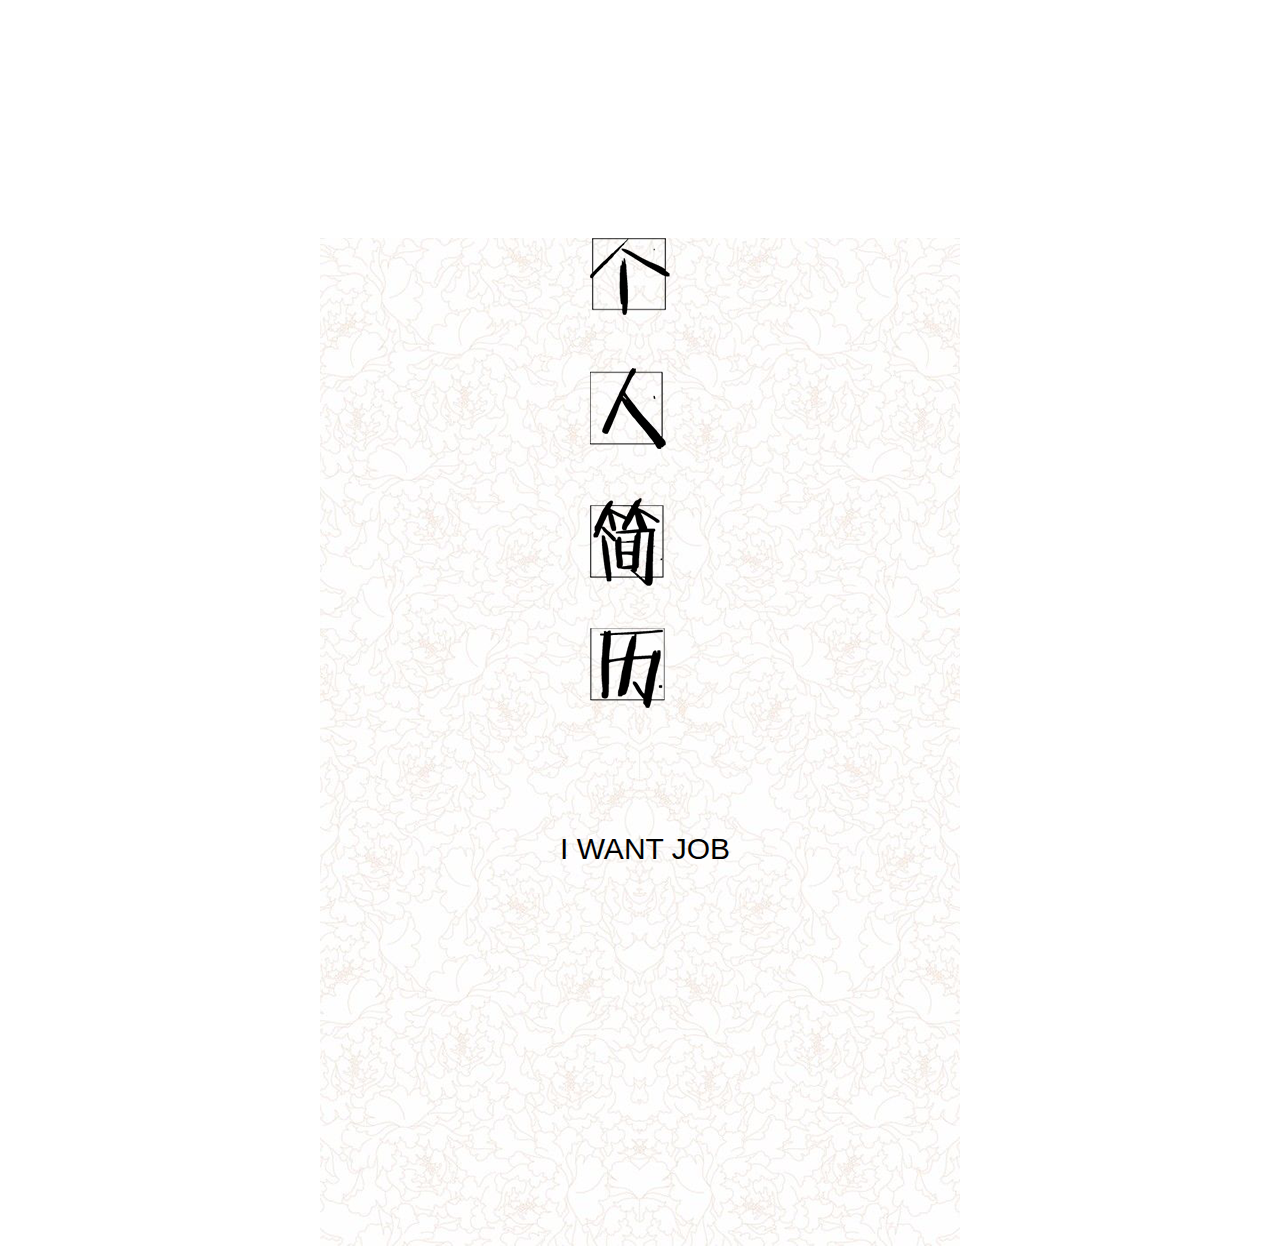
<file: about/index.html>
<!DOCTYPE html>
<html>

	<head>
		<meta charset="utf-8" />
		<title></title>
		<link rel="stylesheet" href="css/bootstrap.css" />
		<link rel="stylesheet" href="css/demo.css" />
		<script type="text/javascript" src="js/jquery-2.2.2.min.js" ></script>
		<script type="text/javascript" src="js/touch.js" ></script>
	</head>
	<body>
		<div class="col-xs-12">
			<div class="framework">
				<div class="bodyer">
				    <ul style="list-style: none;padding-left: 270px;">
				    	<li><a><img src="img/ac5ed0cd-c856-42fb-af0d-a3059547c4b5-5983.png"/></a></li>
				    	<li><a><img src="img/859cd47d-98ac-4d67-a3e2-e0b31d62b167-1857.png"/></a></li>
				    	<li><a><img src="img/898c1290-9fa3-49a5-a337-2e660128817f-4628.png"/></a></li>
				    	<li><a><img src="img/e7efa7f6-6c42-46c8-a045-cd9d32588375-8040.png"/></a></li>
				    </ul>
				</div>
				<div class="footer">
					<a style="font-size: 30px; padding-left: 240px; color: #000000;">I WANT JOB</a>
				</div>
			</div>
		</div>
	</body>
       <script type="text/javascript">
		$("#audio_btn").click(function() {
			$(this).toggleClass("rotate"); //控制音乐图标 自转或暂停
		})
		$(document).ready(function() {
			touchFunc(window, "left", left);
			touchFunc(window, "right", right);
			touchFunc(window, "top", up);
			touchFunc(window, "down", down);
		});

		function left() {
			location.href = "index.html";
		}

		function right() {
			location.href = "index.html";
		}

		function up() {
			location.href = "index6.html";
		}

		function down() {
			location.href = "index2.html";
		}
	</script>
</html>
</file>
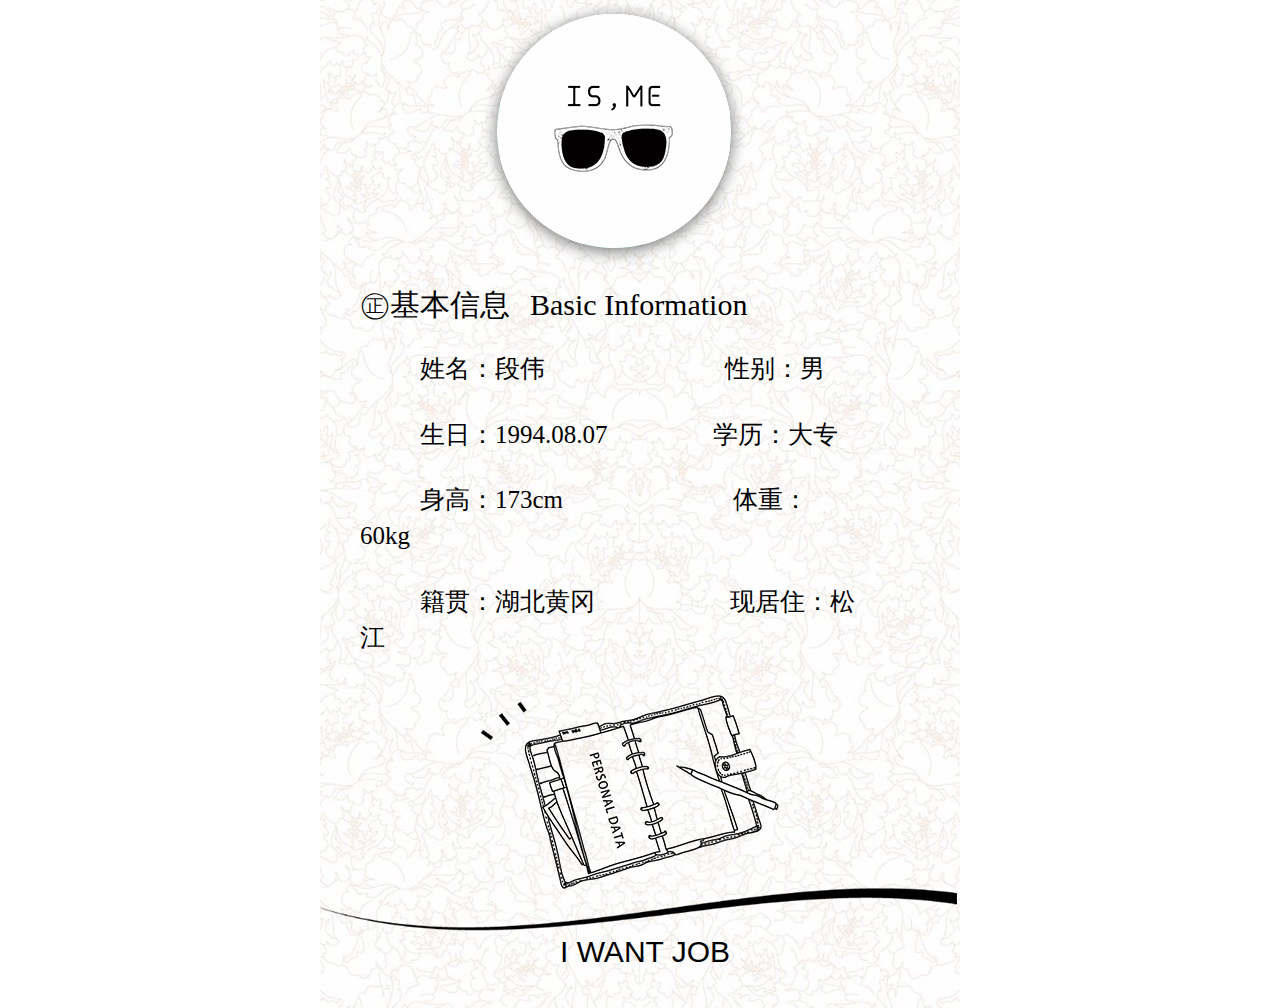
<file: about/index2.html>
<!DOCTYPE html>
<html>

	<head>
		<meta charset="utf-8" />
		<title></title>
		<link rel="stylesheet" href="css/bootstrap.css" />
		<link rel="stylesheet" href="css/demo2.css" />
		<script type="text/javascript" src="js/jquery-2.2.2.min.js" ></script>
		<script type="text/javascript" src="js/touch.js" ></script>
	</head>
	<body>					
		<div class="col-xs-12">
			<div class="framework">
				<div class="header-top">
					<a><img src="img/4c5ae0b4-9154-46e1-a832-b1f29064e21f-2579.png " class="header-img"/></a>
				</div>
				<div class="bodyer">
					<ul style="font-family: '楷体';list-style: none;">
						<a style="color: #000000;"><h2 id="basic-5">㊣基本信息<span style="margin-left: 20px;">Basic Information</span></h2></a>
						<li style="margin-top: 30px;"><a id="basic-1" style="color: #000000;"><span>姓名：段伟</span><span>性别：男</span></a></li>
						<li style="margin-top: 30px;"><a id="basic-2" style="color: #000000;"><span style="margin-right: 45px;">生日：1994.08.07</span><span>学历：大专</span></a></li>
						<li style="margin-top: 30px;"><a id="basic-3" style="color: #000000;"><span style="margin-right: 110px;">身高：173cm</span><span>体重：60kg</span></a></li>
						<li style="margin-top: 30px;"><a id="basic-4" style="color: #000000;"><span style="margin-right: 75px;">籍贯：湖北黄冈</span><span>现居住：松江</span></a></li>
						<li style="margin-top: 40px;"><span><a style="margin-left:120px;"><img src="img/a27e5e69-058f-46fb-a25c-be8bab8c1900-3561.png"/></a></span></li>
					</ul>
				</div>
				<div class="footer">
				    <li style="list-style: none;margin-top: 0px;"><img src="img/384ca759-ae73-4d8c-82d9-448487450036-7686.png"/></li>
					<a style="font-size: 30px; padding-left: 240px; color: #000000;">I WANT JOB</a>
				</div>
			</div>
		</div>
	</body>
       <script type="text/javascript">
		$("#audio_btn").click(function() {
			$(this).toggleClass("rotate"); //控制音乐图标 自转或暂停
		})
		$(document).ready(function() {
			touchFunc(window, "left", left);
			touchFunc(window, "right", right);
			touchFunc(window, "top", up);
			touchFunc(window, "down", down);
		});

		function left() {
			location.href = "index2.html";
		}

		function right() {
			location.href = "index2.html";
		}

		function up() {
			location.href = "index.html";
		}

		function down() {
			location.href = "index3.html";
		}
	</script>

</html>
</file>
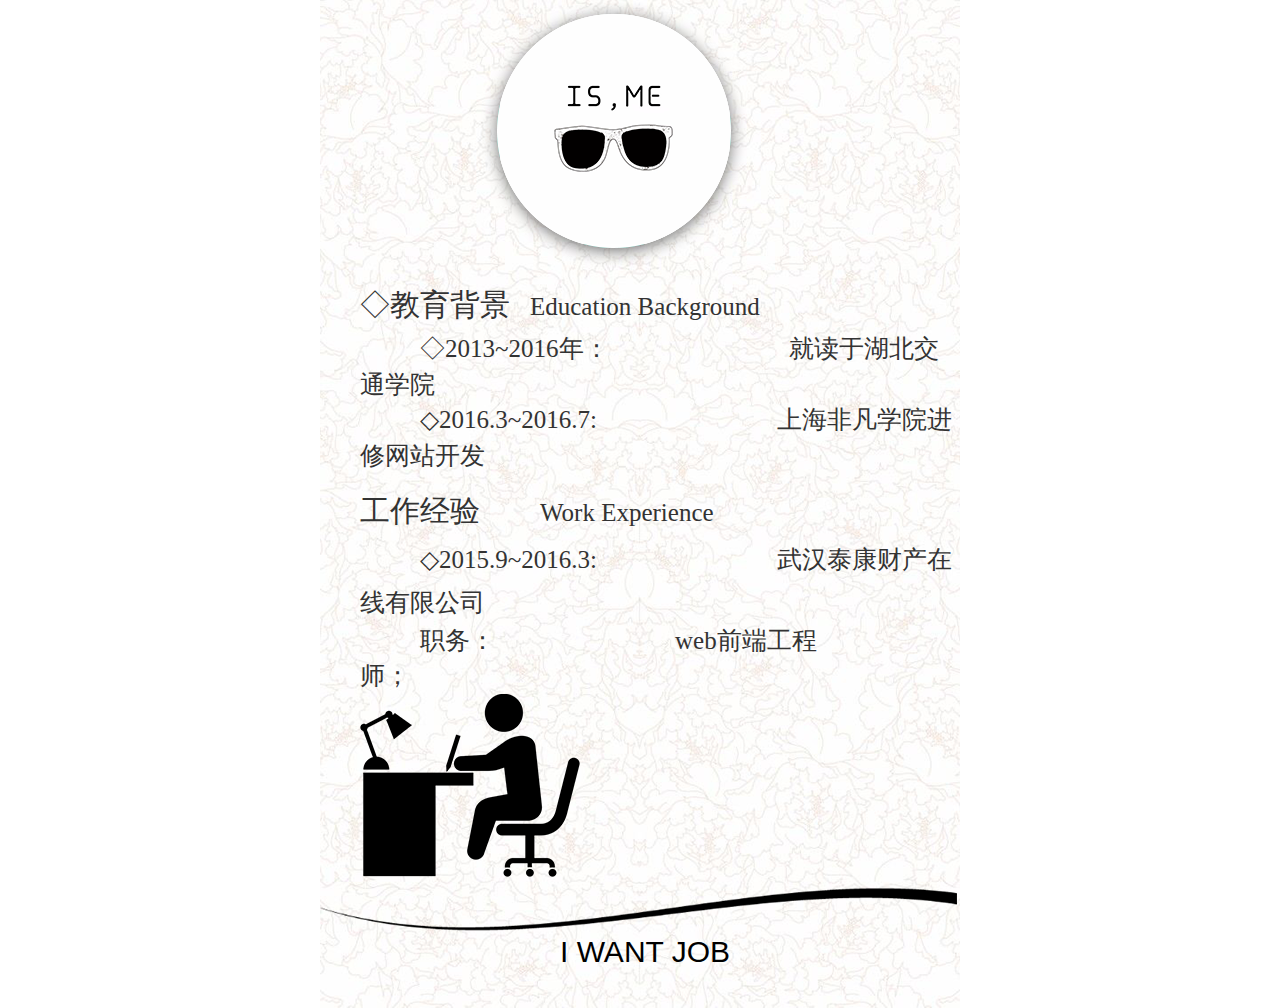
<file: about/index3.html>
<!DOCTYPE html>
<html>

	<head>
		<meta charset="utf-8" />
		<title></title>
		<link rel="stylesheet" href="css/bootstrap.css" />
		<link rel="stylesheet" href="css/demo3.css" />
		<script type="text/javascript" src="js/jquery-2.2.2.min.js" ></script>
		<script type="text/javascript" src="js/touch.js" ></script>
	</head>

	<body>
		<div class="col-xs-12">
			<div class="framework">
				<div class="header">
					
				</div>
				<div class="header-top">
					<a><img src="img/4c5ae0b4-9154-46e1-a832-b1f29064e21f-2579.png " class="header-img"/></a>
				</div>
				<div class="bodyer">
					<ul style="list-style: none;font-family: '楷体';">
						<li><h2>◇教育背景<span style="margin-left: 20px;">Education Background</span></h2></li>
						<li><span>◇2013~2016年：</span><span>就读于湖北交通学院</span></li>
						<li><span>◇2016.3~2016.7:</span><span>上海非凡学院进修网站开发</span></li>
					</ul>
					<ul style="list-style: none;font-family: '楷体';">
						<li><h2>工作经验<span>Work Experience</span></h2></li>
						<li style="font-size: 30px;"><span>◇2015.9~2016.3:</span><span>武汉泰康财产在线有限公司</span></li>
						<li><span>职务：</span><span>web前端工程师；</span></li>
						<li class="running"><img src="img/c0e4a544-6592-4c7d-a830-c516fc92261f-1571.png"/></li>
					</ul>
				</div>
				<div class="footer">
				    <li style="list-style: none;margin-top: 0px;"><img src="img/384ca759-ae73-4d8c-82d9-448487450036-7686.png"/></li>
					<a style="font-size: 30px; padding-left: 240px; color: #000000;">I WANT JOB</a>
				</div>
			</div>
		</div>
	</body>
       <script type="text/javascript">
		$("#audio_btn").click(function() {
			$(this).toggleClass("rotate"); //控制音乐图标 自转或暂停
		})
		$(document).ready(function() {
			touchFunc(window, "left", left);
			touchFunc(window, "right", right);
			touchFunc(window, "top", up);
			touchFunc(window, "down", down);
		});

		function left() {
			location.href = "index3.html";
		}

		function right() {
			location.href = "index3.html";
		}

		function up() {
			location.href = "index2.html";
		}

		function down() {
			location.href = "index4.html";
		}
	</script>

</html>
</file>
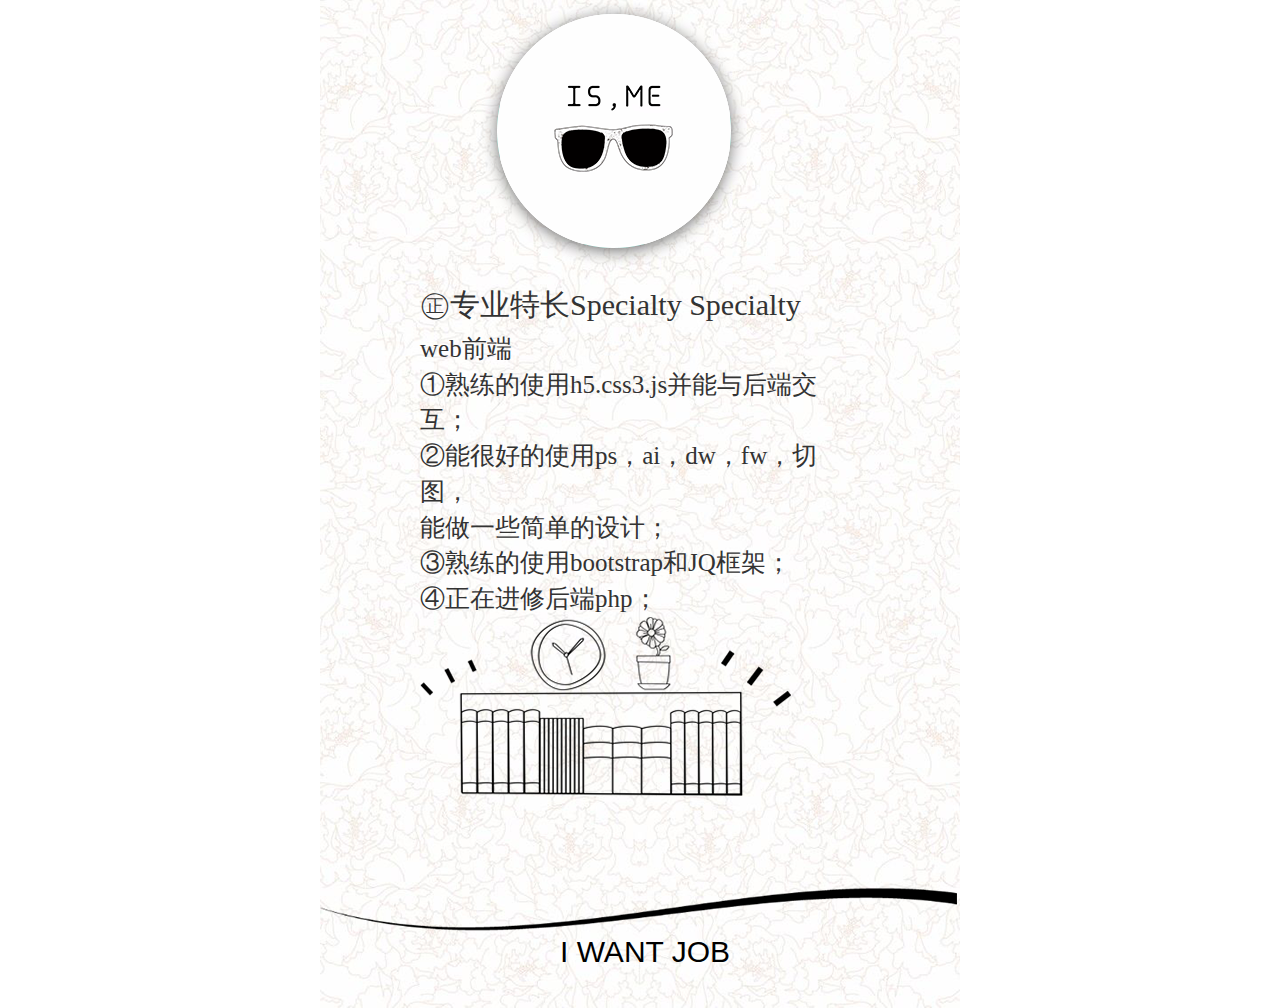
<file: about/index4.html>
<!DOCTYPE html>
<html>

	<head>
		<meta charset="utf-8" />
		<title></title>
		<link rel="stylesheet" href="css/bootstrap.css" />
		<link rel="stylesheet" href="css/demo4.css" />
		<script type="text/javascript" src="js/jquery-2.2.2.min.js" ></script>
		<script type="text/javascript" src="js/touch.js" ></script>
	</head>

	<body>
		<div class="col-xs-12">
			<div class="framework">
				<div class="header-top">
					<a><img src="img/4c5ae0b4-9154-46e1-a832-b1f29064e21f-2579.png " class="header-img"/></a>
				</div>
				<div class="bodyer">
					<ul style="font-family: '楷体';list-style: none;">
						<li><h2>㊣专业特长<span>Specialty Specialty</span></h2></li>
						<li>web前端</li>
						<li>①熟练的使用h5.css3.js并能与后端交互；</li>
						<li>②能很好的使用ps，ai，dw，fw，切图，<br><span>能做一些简单的设计；</span></li>
						<li>③熟练的使用bootstrap和JQ框架；</li>
						<li>④正在进修后端php；</li>
						<li><img src="img/3e721eca-b7b9-41ec-801c-db115d3d6d22-1547.png"/></li>
					</ul>
				</div>
				<div class="footer">
				    <li style="list-style: none;margin-top: 0px;"><img src="img/384ca759-ae73-4d8c-82d9-448487450036-7686.png"/></li>
					<a style="font-size: 30px; padding-left: 240px; color: #000000;">I WANT JOB</a>
				</div>
			</div>
		</div>
	</body>
       <script type="text/javascript">
		$("#audio_btn").click(function() {
			$(this).toggleClass("rotate"); //控制音乐图标 自转或暂停
		})
		$(document).ready(function() {
			touchFunc(window, "left", left);
			touchFunc(window, "right", right);
			touchFunc(window, "top", up);
			touchFunc(window, "down", down);
		});

		function left() {
			location.href = "index4.html";
		}

		function right() {
			location.href = "index4.html";
		}

		function up() {
			location.href = "index3.html";
		}

		function down() {
			location.href = "index5.html";
		}
	</script>

</html>
</file>
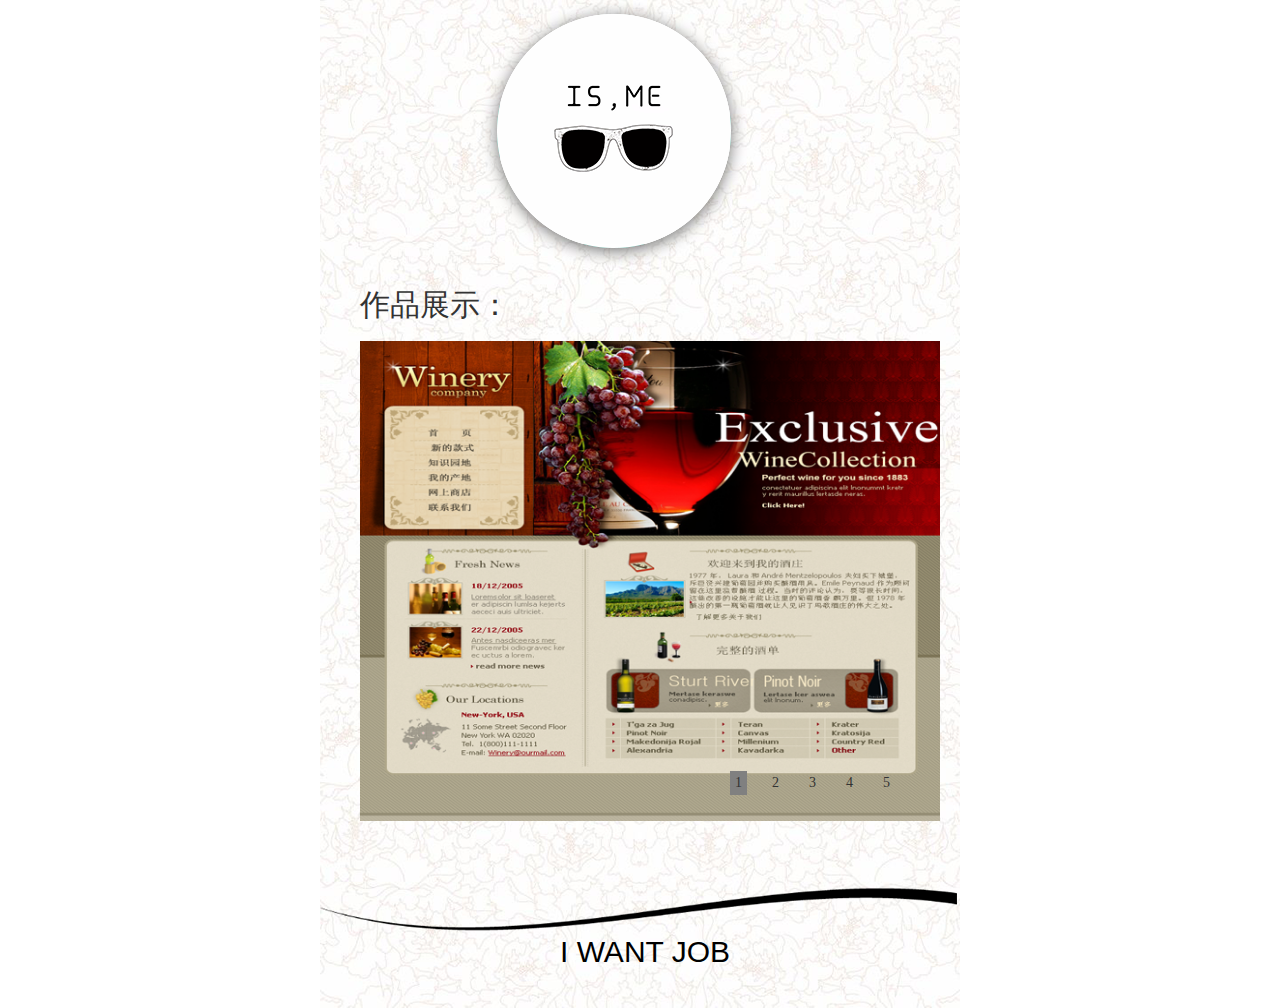
<file: about/index5.html>
<!DOCTYPE html>
<html>

	<head>
		<meta charset="utf-8" />
		<title></title>
		<link rel="stylesheet" href="css/bootstrap.css" />
		<link rel="stylesheet" href="css/demo5.css" />
		<script type="text/javascript" src="js/jquery-2.2.2.min.js" ></script>
		<script type="text/javascript" src="js/jquery-ui.js" ></script>
		<script type="text/javascript" src="js/slide.js" ></script>
		<script type="text/javascript" src="js/touch.js" ></script>
	</head>

	<body>
		<div class="col-xs-12">
			<div class="framework">
				
				<div class="header-top">
					<a><img src="img/4c5ae0b4-9154-46e1-a832-b1f29064e21f-2579.png " class="header-img"/></a>
				</div>
				<div class="bodyer">
					<ul style="font-family: '楷体';list-style: none;">
						<li><h2>作品展示：</h2></li>
						<li>
							<div class="img-box">
			<ul>
				<li><img src="img/1_home.png"/></li>
				<li><img src="img/1_home.png"/></li>
				<li><img src="img/1_home.png"/></li>
				<li><img src="img/1_home.png"/></li>
				<li><img src="img/1_home.png"/></li>	
			</ul>
		</div>
		<div class="number-box">
			<ul>
				
			</ul>
		</div>
						</li>
					</ul>
				</div>
				<div class="footer">
				    <li style="list-style: none;margin-top: 0px;"><img src="img/384ca759-ae73-4d8c-82d9-448487450036-7686.png"/></li>
					<a style="font-size: 30px; padding-left: 240px; color: #000000;">I WANT JOB</a>
				</div>
			</div>
		</div>
	</body>
       <script type="text/javascript">
		$("#audio_btn").click(function() {
			$(this).toggleClass("rotate"); //控制音乐图标 自转或暂停
		})
		$(document).ready(function() {
			touchFunc(window, "left", left);
			touchFunc(window, "right", right);
			touchFunc(window, "top", up);
			touchFunc(window, "down", down);
		});

		function left() {
			location.href = "index5.html";
		}

		function right() {
			location.href = "index5.html";
		}

		function up() {
			location.href = "index4.html";
		}

		function down() {
			location.href = "index6.html";
		}
	</script>

</html>
</file>
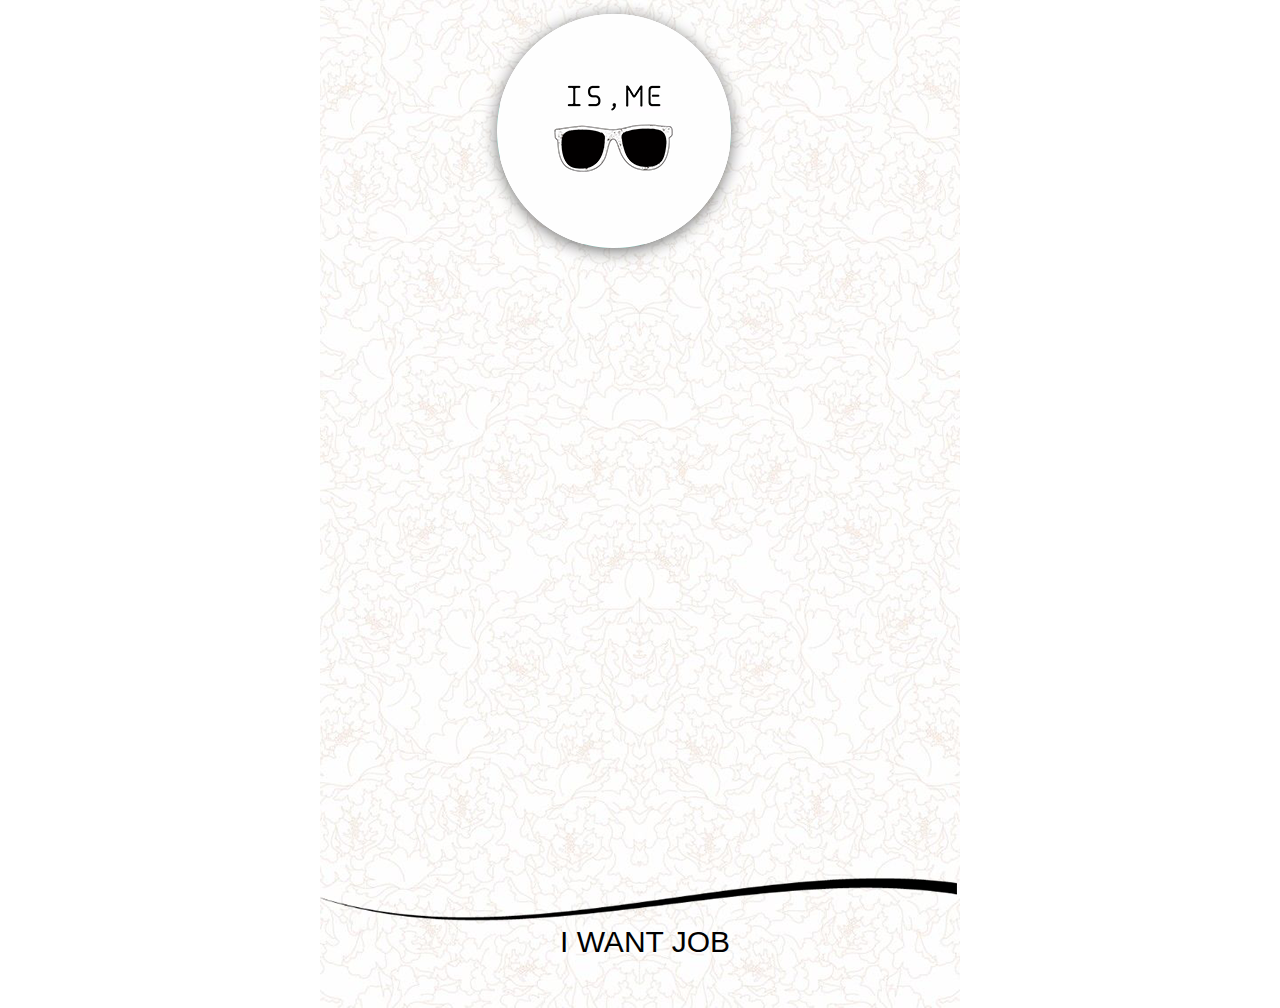
<file: about/index6.html>
<!DOCTYPE html>
<html>

	<head>
		<meta charset="utf-8" />
		<title></title>
		<link rel="stylesheet" href="css/bootstrap.css" />
		<link rel="stylesheet" href="css/demo6.css" />
		<script type="text/javascript" src="js/jquery-2.2.2.min.js" ></script>
		<script type="text/javascript" src="js/touch.js" ></script>
	</head>

	<body>
		<div class="col-xs-12">
			<div class="framework">
				<div class="header-top">
					<a><img src="img/4c5ae0b4-9154-46e1-a832-b1f29064e21f-2579.png " class="header-img"/></a>
				</div>
				<div class="bodyer">
					<ul style="font-family: '楷体';list-style: none;">
						
					</ul>
				</div>
				<div class="footer">
				    <li style="list-style: none;margin-top: 0px;"><img src="img/384ca759-ae73-4d8c-82d9-448487450036-7686.png"/></li>
					<a style="font-size: 30px; padding-left: 240px; color: #000000;">I WANT JOB</a>
				</div>
			</div>
		</div>
	</body>
       <script type="text/javascript">
		$("#audio_btn").click(function() {
			$(this).toggleClass("rotate"); //控制音乐图标 自转或暂停
		})
		$(document).ready(function() {
			touchFunc(window, "left", left);
			touchFunc(window, "right", right);
			touchFunc(window, "top", up);
			touchFunc(window, "down", down);
		});

		function left() {
			location.href = "index6.html";
		}

		function right() {
			location.href = "index6.html";
		}

		function up() {
			location.href = "index5.html";
		}

		function down() {
			location.href = "index.html";
		}
	</script>
</html>
</file>
<file: about/css/demo.css>
.framework{
	background-image: url(../img/6598a2a2-da3f-40e3-87c2-11903e67f024-7394.png);
	/*background-color: #269ABC;*/
	max-width: 640px;
	height: 1008px;
	margin: 0px auto;
}
#audio_btn {
	 width: 30px;
	 height: 30px;
	background-image: url(../img/4c5ae0b4-9154-46e1-a832-b1f29064e21f-2579.png);
	 background-size: contain;
	
}

.header .rotate {
	 -webkit-animation: rotating 1.2s linear infinite;
	 -moz-animation: rotating 1.2s linear infinite;
	 -o-animation: rotating 1.2s linear infinite;
	 animation: rotating 1.2s linear infinite ;
}

 @-webkit-keyframes rotating {
	 from {
		-webkit-transform: rotate(0)
	}
	to {
		-webkit-transform: rotate(360deg)
	}
	
}

 @keyframes rotating {
	 from {
		transform: rotate(0)
	}
	to {
		transform: rotate(360deg)
	}
	
}

 @-moz-keyframes rotating {
	 from {
		-moz-transform: rotate(0)
	}
	 to {
		-moz-transform: rotate(360deg)
	}
	
}
.framework .bodyer ul{
	margin-top: 238px;
}
.framework .bodyer ul li{
	width: 77px;
	height: 80px;
	margin-top: 50px;
	 animation: fronts 1.2s linear ;
	 -webkit-animation: fronts 1.2s linear;
	 -moz-animation: fronts 1.2s linear ;
	 
	 -o-animation: fronts 1.2s linear ;
}

 @-webkit-keyframes fronts {
	 from {
		-webkit-transform: rotate(0)
	}
	to {
		-webkit-transform: rotate(360deg)
	}
	
}

 @keyframes fronts {
	 from {
		transform: rotate(0)
	}
	to {
		transform: rotate(360deg)
	}
	
}

 @-moz-keyframes fronts {
	 from {
		-moz-transform: rotate(0)
	}
	 to {
		-moz-transform: rotate(360deg)
	}
	
}
.framework .footer{
	width: 100%;
	margin-top: 120px;
}
</file>
<file: about/css/demo2.css>
.framework{
	background-image: url(../img/6598a2a2-da3f-40e3-87c2-11903e67f024-7394.png);
	/*background-color: #269ABC;*/
	max-width: 640px;
	height: 1008px;
	margin: 0px auto;
}
#audio_btn {
	 width: 30px;
	 height: 30px;
	background-image: url(../img/4c5ae0b4-9154-46e1-a832-b1f29064e21f-2579.png);
	 background-size: contain;
	
}

.header .rotate {
	 -webkit-animation: rotating 1.2s linear infinite;
	 -moz-animation: rotating 1.2s linear infinite;
	 -o-animation: rotating 1.2s linear infinite;
	 animation: rotating 1.2s linear infinite ;
}

 @-webkit-keyframes rotating {
	 from {
		-webkit-transform: rotate(0)
	}
	to {
		-webkit-transform: rotate(360deg)
	}
	
}

 @keyframes rotating {
	 from {
		transform: rotate(0)
	}
	to {
		transform: rotate(360deg)
	}
	
}

 @-moz-keyframes rotating {
	 from {
		-moz-transform: rotate(0)
	}
	 to {
		-moz-transform: rotate(360deg)
	}
	
}
.framework .header-top a{
	margin-left: 160px;
	-webkit-animation: rotating 1.2s linear;
	 -moz-animation: rotating 1.2s linear;
	 -o-animation: rotating 1.2s linear;
	 animation: rotating 1.2s linear ;
}

 @-webkit-keyframes rotating {
	 from {
		-webkit-transform: rotate(0)
	}
	to {
		-webkit-transform: rotate(360deg)
	}
}
 @keyframes rotating {
	 from {
		transform: rotate(0)
	}
	to {
		transform: rotate(360deg)
	}
	
}

 @-moz-keyframes rotating {
	 from {
		-moz-transform: rotate(0)
	}
	 to {
		-moz-transform: rotate(360deg)
	}
	
}
.framework .bodyer{
	height: 540px;
	width: 640px;
	position: relative;
	animation: mymove 4s;
	animation-delay: 1s;
	-moz-animation: mymove 4s ;
	-moz-animation-delay: 1s;
	/* Firefox */
	-webkit-animation: mymove 4s ;
	-webkit-animation-delay: 1s;
	/* Safari and Chrome */
	-o-animation: mymove 4s ;
	/* Opera */
}

@keyframes mymove {
	0% {
		right: -40px;
	}
	100% {
		right: 0px;
	}
}

@-moz-keyframes mymove
/* Firefox */

{
	0% {
		right: -40px;
	}
	100% {
		right: 0px;
	}
}

@-webkit-keyframes mymove
/* Safari and Chrome */

{
	0% {
		right: -40px;
	}
	100% {
		right: 0px;
	}
}

@-o-keyframes mymove
/* Opera */

{
	0% {
		right: -40px;
	}
	100% {
		right: 0px;
	}
}

.framework .bodyer ul li a{
	
}
.framework .bodyer ul li a span{
	margin-right: 120px;
	font-size: 25px;
	margin-left: 60px;
}

.framework .footer{
	width: 100%;
	margin-top: 60px;
}
</file>
<file: about/css/demo3.css>
.framework{
	background-image: url(../img/6598a2a2-da3f-40e3-87c2-11903e67f024-7394.png);
	/*background-color: #269ABC;*/
	max-width: 640px;
	height: 1008px;
	margin: 0px auto;
}
#audio_btn {
	 width: 30px;
	 height: 30px;
	background-image: url(../img/4c5ae0b4-9154-46e1-a832-b1f29064e21f-2579.png);
	 background-size: contain;
	
}

.header .rotate {
	 -webkit-animation: rotating 1.2s linear infinite;
	 -moz-animation: rotating 1.2s linear infinite;
	 -o-animation: rotating 1.2s linear infinite;
	 animation: rotating 1.2s linear infinite ;
}

 @-webkit-keyframes rotating {
	 from {
		-webkit-transform: rotate(0)
	}
	to {
		-webkit-transform: rotate(360deg)
	}
	
}

 @keyframes rotating {
	 from {
		transform: rotate(0)
	}
	to {
		transform: rotate(360deg)
	}
	
}

 @-moz-keyframes rotating {
	 from {
		-moz-transform: rotate(0)
	}
	 to {
		-moz-transform: rotate(360deg)
	}
	
}
.framework .header-top a{
	margin-left: 160px;
	-webkit-animation: rotating 1.2s linear;
	 -moz-animation: rotating 1.2s linear;
	 -o-animation: rotating 1.2s linear;
	 animation: rotating 1.2s linear ;
}

 @-webkit-keyframes rotating {
	 from {
		-webkit-transform: rotate(0)
	}
	to {
		-webkit-transform: rotate(360deg)
	}
}
 @keyframes rotating {
	 from {
		transform: rotate(0)
	}
	to {
		transform: rotate(360deg)
	}
	
}

 @-moz-keyframes rotating {
	 from {
		-moz-transform: rotate(0)
	}
	 to {
		-moz-transform: rotate(360deg)
	}
	
}
.framework .bodyer{
	height: 540px;
	width: 640px;
}
.framework .bodyer ul li a{
	
}
.framework .bodyer ul li  span{
	margin-right: 120px;
	font-size: 25px;
	margin-left: 60px;
}
.running{
	width: 100%;
	position: relative;
	animation: mymove 4s infinite;
	animation-delay: 1s;
	-moz-animation: mymove 4s infinite;
	-moz-animation-delay: 1s;
	/* Firefox */
	-webkit-animation: mymove 4s infinite;
	-webkit-animation-delay: 1s;
	/* Safari and Chrome */
	-o-animation: mymove 4s infinite;
	/* Opera */
}

@keyframes mymove {
	0% {
		right: -160px;
	}
	100% {
		right: 0px;
	}
}

@-moz-keyframes mymove
/* Firefox */

{
	0% {
		right: -160px;
	}
	100% {
		right: 0px;
	}
}

@-webkit-keyframes mymove
/* Safari and Chrome */

{
	0% {
		right: -160px;
	}
	100% {
		right: 0px;
	}
}

@-o-keyframes mymove
/* Opera */

{
	0% {
		right: -160px;
	}
	100% {
		right: 0px;
	}
}
.framework .footer{
	width: 100%;
	margin-top: 60px;
}
</file>
<file: about/css/demo4.css>
.framework{
	background-image: url(../img/6598a2a2-da3f-40e3-87c2-11903e67f024-7394.png);
	/*background-color: #269ABC;*/
	max-width: 640px;
	height: 1008px;
	margin: 0px auto;
}
#audio_btn {
	 width: 30px;
	 height: 30px;
	background-image: url(../img/4c5ae0b4-9154-46e1-a832-b1f29064e21f-2579.png);
	 background-size: contain;
	
}

.header .rotate {
	 -webkit-animation: rotating 1.2s linear infinite;
	 -moz-animation: rotating 1.2s linear infinite;
	 -o-animation: rotating 1.2s linear infinite;
	 animation: rotating 1.2s linear infinite ;
}

 @-webkit-keyframes rotating {
	 from {
		-webkit-transform: rotate(0)
	}
	to {
		-webkit-transform: rotate(360deg)
	}
	
}

 @keyframes rotating {
	 from {
		transform: rotate(0)
	}
	to {
		transform: rotate(360deg)
	}
	
}

 @-moz-keyframes rotating {
	 from {
		-moz-transform: rotate(0)
	}
	 to {
		-moz-transform: rotate(360deg)
	}
	
}
.framework .header-top a{
	margin-left: 160px;
	-webkit-animation: rotating 1.2s linear;
	 -moz-animation: rotating 1.2s linear;
	 -o-animation: rotating 1.2s linear;
	 animation: rotating 1.2s linear ;
}

 @-webkit-keyframes rotating {
	 from {
		-webkit-transform: rotate(0)
	}
	to {
		-webkit-transform: rotate(360deg)
	}
}
 @keyframes rotating {
	 from {
		transform: rotate(0)
	}
	to {
		transform: rotate(360deg)
	}
	
}

 @-moz-keyframes rotating {
	 from {
		-moz-transform: rotate(0)
	}
	 to {
		-moz-transform: rotate(360deg)
	}
	
}
.framework .bodyer{
	height: 540px;
	width: 640px;
}

.framework .bodyer ul li {
	
}
.framework .bodyer ul li {
	margin-right: 120px;
	font-size: 25px;
	margin-left: 60px;
}

.framework .footer{
	width: 100%;
	margin-top: 60px;
}
</file>
<file: about/css/demo5.css>
.framework{
	background-image: url(../img/6598a2a2-da3f-40e3-87c2-11903e67f024-7394.png);
	/*background-color: #269ABC;*/
	max-width: 640px;
	height: 1008px;
	margin: 0px auto;
}
#audio_btn {
	 width: 30px;
	 height: 30px;
	background-image: url(../img/4c5ae0b4-9154-46e1-a832-b1f29064e21f-2579.png);
	 background-size: contain;
	
}

.header .rotate {
	 -webkit-animation: rotating 1.2s linear infinite;
	 -moz-animation: rotating 1.2s linear infinite;
	 -o-animation: rotating 1.2s linear infinite;
	 animation: rotating 1.2s linear infinite ;
}

 @-webkit-keyframes rotating {
	 from {
		-webkit-transform: rotate(0)
	}
	to {
		-webkit-transform: rotate(360deg)
	}
	
}

 @keyframes rotating {
	 from {
		transform: rotate(0)
	}
	to {
		transform: rotate(360deg)
	}
	
}

 @-moz-keyframes rotating {
	 from {
		-moz-transform: rotate(0)
	}
	 to {
		-moz-transform: rotate(360deg)
	}
	
}
.framework .header-top a{
	margin-left: 160px;
	-webkit-animation: rotating 1.2s linear;
	 -moz-animation: rotating 1.2s linear;
	 -o-animation: rotating 1.2s linear;
	 animation: rotating 1.2s linear ;
}

 @-webkit-keyframes rotating {
	 from {
		-webkit-transform: rotate(0)
	}
	to {
		-webkit-transform: rotate(360deg)
	}
}
 @keyframes rotating {
	 from {
		transform: rotate(0)
	}
	to {
		transform: rotate(360deg)
	}
	
}

 @-moz-keyframes rotating {
	 from {
		-moz-transform: rotate(0)
	}
	 to {
		-moz-transform: rotate(360deg)
	}
	
}
.framework .bodyer{
	height: 540px;
	width: 640px;
}
.img-box{
	width: 640px;
	height: 480px;
	/*background-color: yellow;*/
	margin: 20px auto;
}

.img-box ul{
	margin: 0px;
	padding: 0px;
}
.img-box ul li {
	list-style: none;
}
.img-box ul li img{
	width: 580px;
	height: 480px;
	position: absolute;
	display: none;
}
.number-box ul{
	margin: 0px;
	padding: 0px;
	position: relative;
	top: -80px;
	left: 360px;
}
.number-box ul li{
	list-style: none;
	float: left;
	margin: 10px;
	padding: 2px 5px;
}

.framework .footer{
	width: 100%;
	margin-top: 60px;
}
</file>
<file: about/css/demo6.css>
.framework{
	background-image: url(../img/6598a2a2-da3f-40e3-87c2-11903e67f024-7394.png);
	/*background-color: #269ABC;*/
	max-width: 640px;
	height: 1008px;
	margin: 0px auto;
}
#audio_btn {
	 width: 30px;
	 height: 30px;
	background-image: url(../img/4c5ae0b4-9154-46e1-a832-b1f29064e21f-2579.png);
	 background-size: contain;
	
}

.header .rotate {
	 -webkit-animation: rotating 1.2s linear infinite;
	 -moz-animation: rotating 1.2s linear infinite;
	 -o-animation: rotating 1.2s linear infinite;
	 animation: rotating 1.2s linear infinite ;
}

 @-webkit-keyframes rotating {
	 from {
		-webkit-transform: rotate(0)
	}
	to {
		-webkit-transform: rotate(360deg)
	}
	
}

 @keyframes rotating {
	 from {
		transform: rotate(0)
	}
	to {
		transform: rotate(360deg)
	}
	
}

 @-moz-keyframes rotating {
	 from {
		-moz-transform: rotate(0)
	}
	 to {
		-moz-transform: rotate(360deg)
	}
	
}
.framework .header-top a{
	margin-left: 160px;
	-webkit-animation: rotating 1.2s linear;
	 -moz-animation: rotating 1.2s linear;
	 -o-animation: rotating 1.2s linear;
	 animation: rotating 1.2s linear ;
}

 @-webkit-keyframes rotating {
	 from {
		-webkit-transform: rotate(0)
	}
	to {
		-webkit-transform: rotate(360deg)
	}
}
 @keyframes rotating {
	 from {
		transform: rotate(0)
	}
	to {
		transform: rotate(360deg)
	}
	
}

 @-moz-keyframes rotating {
	 from {
		-moz-transform: rotate(0)
	}
	 to {
		-moz-transform: rotate(360deg)
	}
	
}
.framework .bodyer{
	height: 540px;
	width: 640px;
}

.framework .bodyer ul li {
	
}
.framework .bodyer ul li {
	margin-right: 120px;
	font-size: 25px;
	margin-left: 60px;
}

.framework .footer{
	width: 100%;
	margin-top: 60px;
}
</file>
